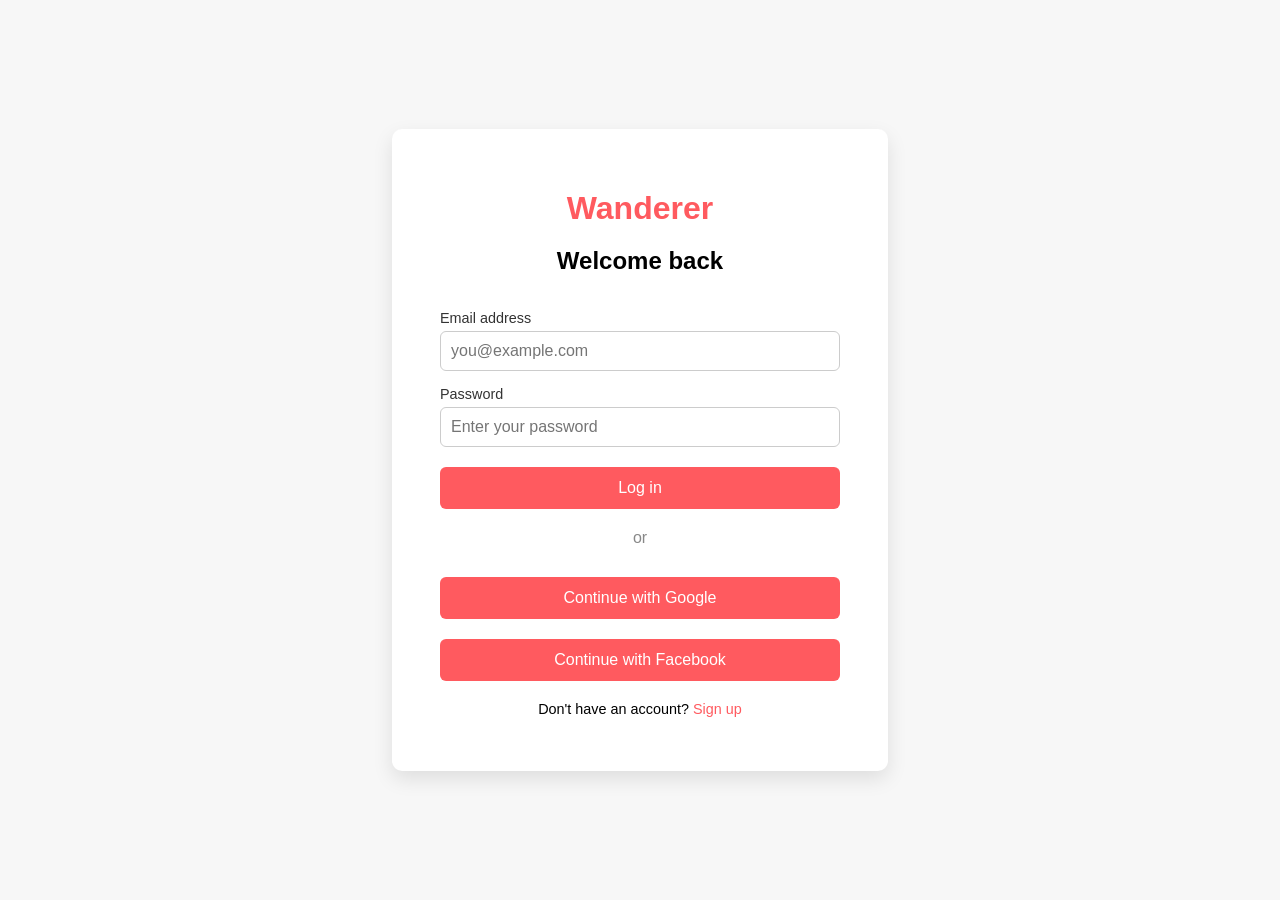
<file: login.html>
<!DOCTYPE html>
<html lang="en">
<head>
  <meta charset="UTF-8" />
  <meta name="viewport" content="width=device-width, initial-scale=1.0"/>
  <title>Login - Wanderer</title>
  <link rel="stylesheet" href="login.css">
</head>
<body>
  <div class="login-container">
    <h1 class="logo">Wanderer</h1>
    <h2>Welcome back</h2>
    <form class="login-form">
      <label for="email">Email address</label>
      <input type="email" id="email" placeholder="you@example.com" required />

      <label for="password">Password</label>
      <input type="password" id="password" placeholder="Enter your password" required />

      <button type="submit">Log in</button>

      <p class="or">or</p>
      <button type="button" class="google-btn">Continue with Google</button>
      <button type="button" class="facebook-btn">Continue with Facebook</button>
    </form>
    <p class="signup-link">
      Don't have an account? <a href="#">Sign up</a>
    </p>
  </div>
</body>
</html>
</file>
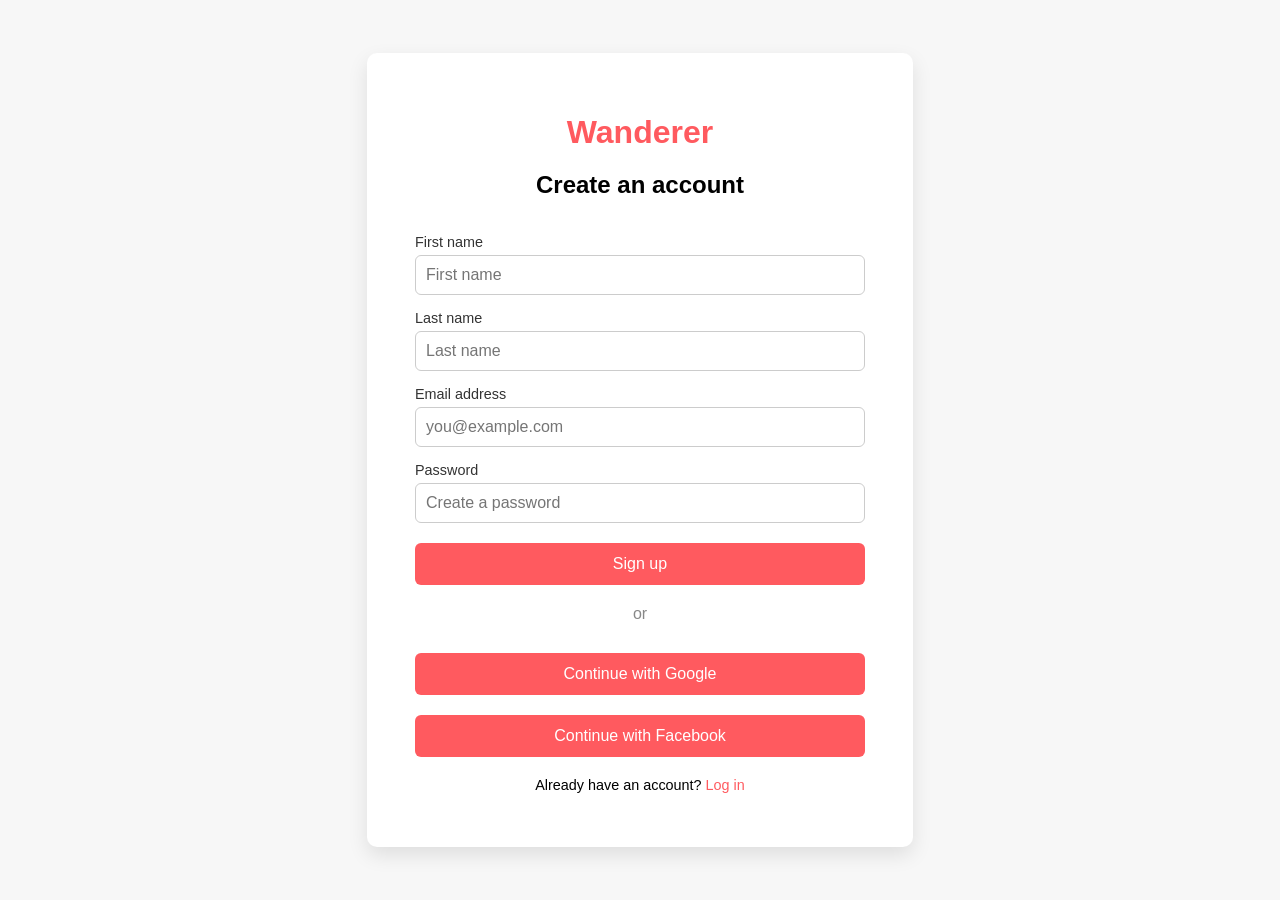
<file: register.html>
<!DOCTYPE html>
<html lang="en">
<head>
  <meta charset="UTF-8" />
  <meta name="viewport" content="width=device-width, initial-scale=1.0"/>
  <title>Sign Up - Wanderer</title>
  <link rel="stylesheet" href="register.css"/>
</head>
<body>
  <div class="register-container">
    <h1 class="logo">Wanderer</h1>
    <h2>Create an account</h2>
    <form class="register-form">
      <label for="firstname">First name</label>
      <input type="text" id="firstname" placeholder="First name" required />

      <label for="lastname">Last name</label>
      <input type="text" id="lastname" placeholder="Last name" required />

      <label for="email">Email address</label>
      <input type="email" id="email" placeholder="you@example.com" required />

      <label for="password">Password</label>
      <input type="password" id="password" placeholder="Create a password" required />

      <button type="submit">Sign up</button>

      <p class="or">or</p>
      <button type="button" class="google-btn">Continue with Google</button>
      <button type="button" class="facebook-btn">Continue with Facebook</button>
    </form>
    <p class="login-link">
      Already have an account? <a href="login.html">Log in</a>
    </p>
  </div>
</body>
</html>
</file>
<file: login.css>
body {
  font-family: Arial, sans-serif;
  background-color: #f7f7f7;
  margin: 0;
  display: flex;
  justify-content: center;
  align-items: center;
  height: 100vh;
}

.login-container {
  background: #fff;
  padding: 2.5rem 3rem;
  border-radius: 10px;
  box-shadow: 0 8px 20px rgba(0, 0, 0, 0.1);
  width: 100%;
  max-width: 400px;
  text-align: center;
}

.logo {
  font-family: 'Helvetica Neue', sans-serif;
  font-weight: bold;
  color: #FF5A5F;
  margin-bottom: 10px;
}

.login-form {
  display: flex;
  flex-direction: column;
  text-align: left;
}

.login-form label {
  margin-top: 15px;
  font-size: 0.9rem;
  color: #333;
}

.login-form input {
  padding: 10px;
  margin-top: 5px;
  border-radius: 6px;
  border: 1px solid #ccc;
  font-size: 1rem;
}

.login-form button {
  margin-top: 20px;
  padding: 12px;
  background-color: #FF5A5F;
  color: white;
  border: none;
  border-radius: 6px;
  font-size: 1rem;
  cursor: pointer;
}

.login-form button:hover {
  background-color: #e04a4e;
}

.or {
  text-align: center;
  margin: 20px 0 10px;
  color: #888;
}

.google-btn,
.facebook-btn {
  background-color: #f1f1f1;
  color: #333;
  border: none;
  padding: 10px;
  border-radius: 6px;
  margin-top: 10px;
  font-size: 1rem;
  cursor: pointer;
}

.google-btn:hover {
  background-color: #e2e2e2;
}

.facebook-btn:hover {
  background-color: #d0d0d0;
}

.signup-link {
  margin-top: 20px;
  font-size: 0.9rem;
}

.signup-link a {
  color: #FF5A5F;
  text-decoration: none;
}
</file>
<file: register.css>
body {
  font-family: Arial, sans-serif;
  background-color: #f7f7f7;
  margin: 0;
  display: flex;
  justify-content: center;
  align-items: center;
  height: 100vh;
}

.register-container {
  background: #fff;
  padding: 2.5rem 3rem;
  border-radius: 10px;
  box-shadow: 0 8px 20px rgba(0, 0, 0, 0.1);
  width: 100%;
  max-width: 450px;
  text-align: center;
}

.logo {
  font-family: 'Helvetica Neue', sans-serif;
  font-weight: bold;
  color: #FF5A5F;
  margin-bottom: 10px;
}

.register-form {
  display: flex;
  flex-direction: column;
  text-align: left;
}

.register-form label {
  margin-top: 15px;
  font-size: 0.9rem;
  color: #333;
}

.register-form input {
  padding: 10px;
  margin-top: 5px;
  border-radius: 6px;
  border: 1px solid #ccc;
  font-size: 1rem;
}

.register-form button {
  margin-top: 20px;
  padding: 12px;
  background-color: #FF5A5F;
  color: white;
  border: none;
  border-radius: 6px;
  font-size: 1rem;
  cursor: pointer;
}

.register-form button:hover {
  background-color: #e04a4e;
}

.or {
  text-align: center;
  margin: 20px 0 10px;
  color: #888;
}

.google-btn,
.facebook-btn {
  background-color: #f1f1f1;
  color: #333;
  border: none;
  padding: 10px;
  border-radius: 6px;
  margin-top: 10px;
  font-size: 1rem;
  cursor: pointer;
}

.google-btn:hover {
  background-color: #e2e2e2;
}

.facebook-btn:hover {
  background-color: #d0d0d0;
}

.login-link {
  margin-top: 20px;
  font-size: 0.9rem;
}

.login-link a {
  color: #FF5A5F;
  text-decoration: none;
}
</file>
